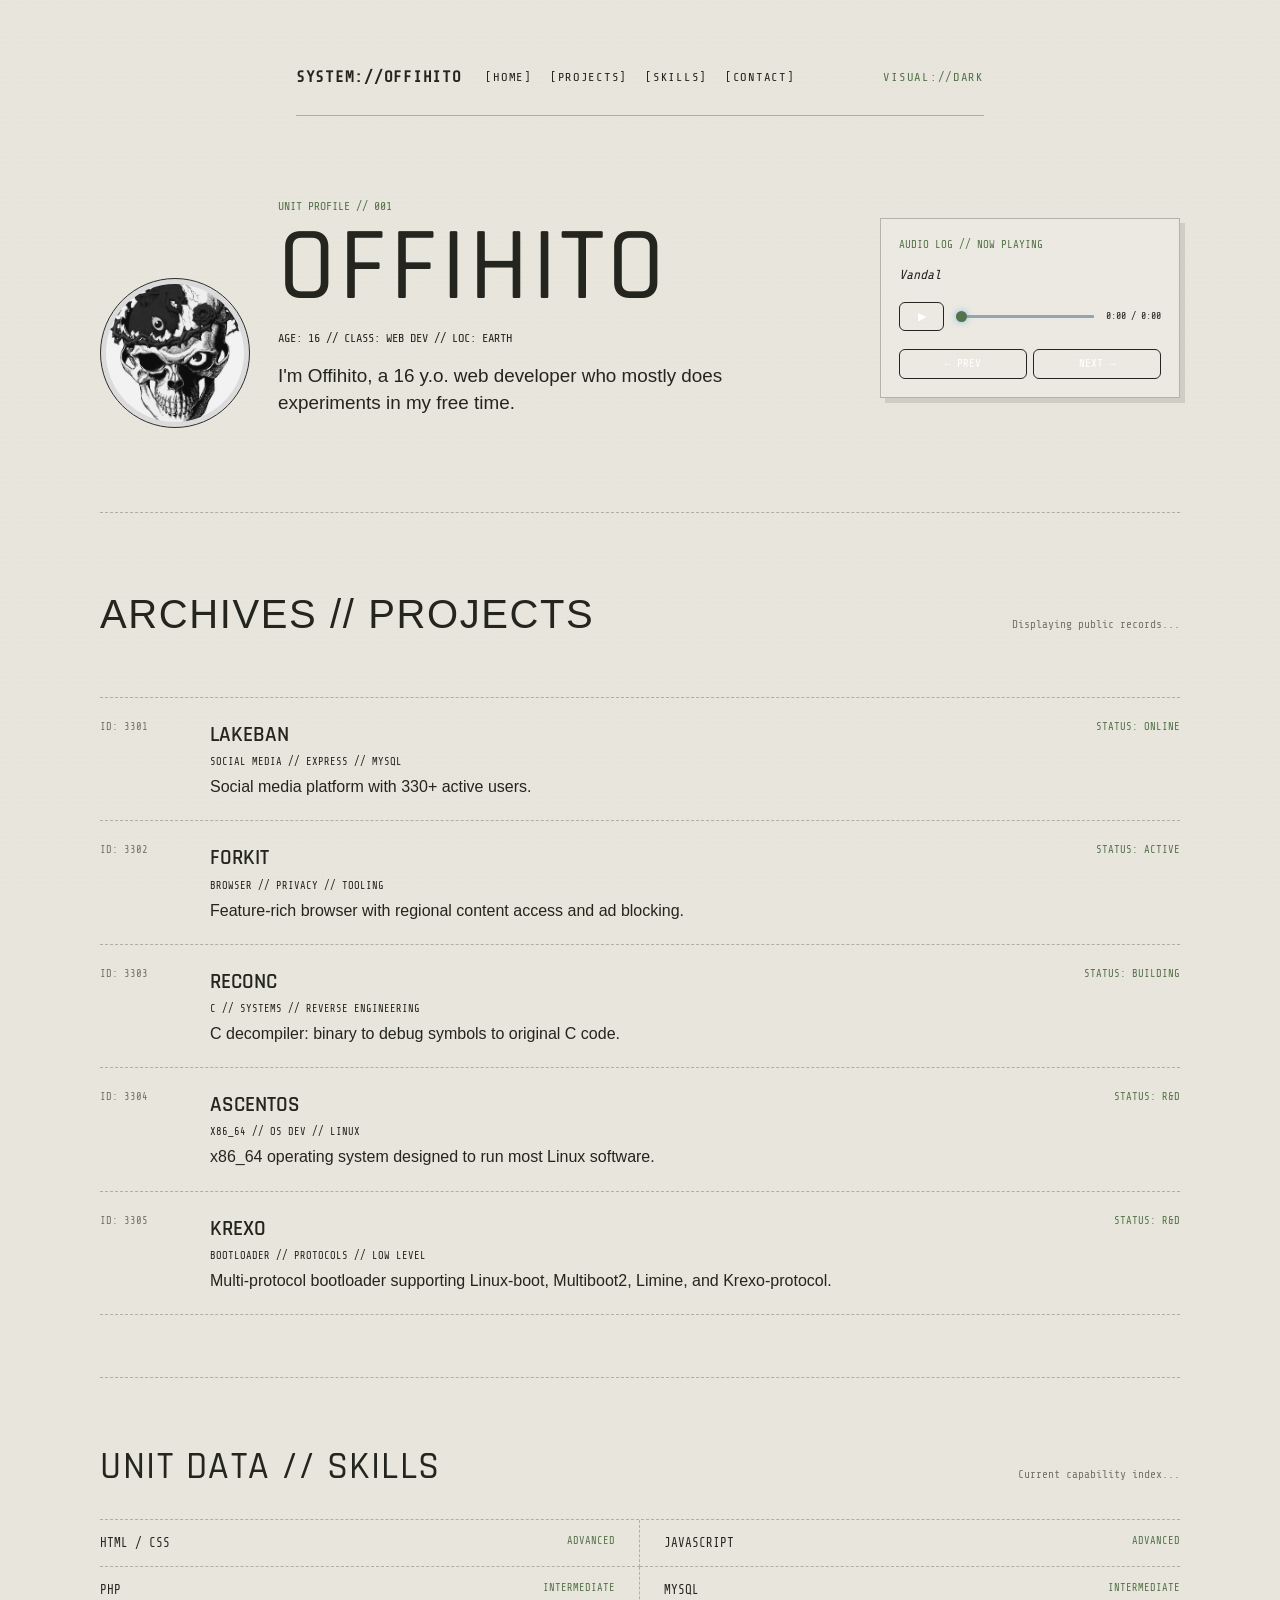
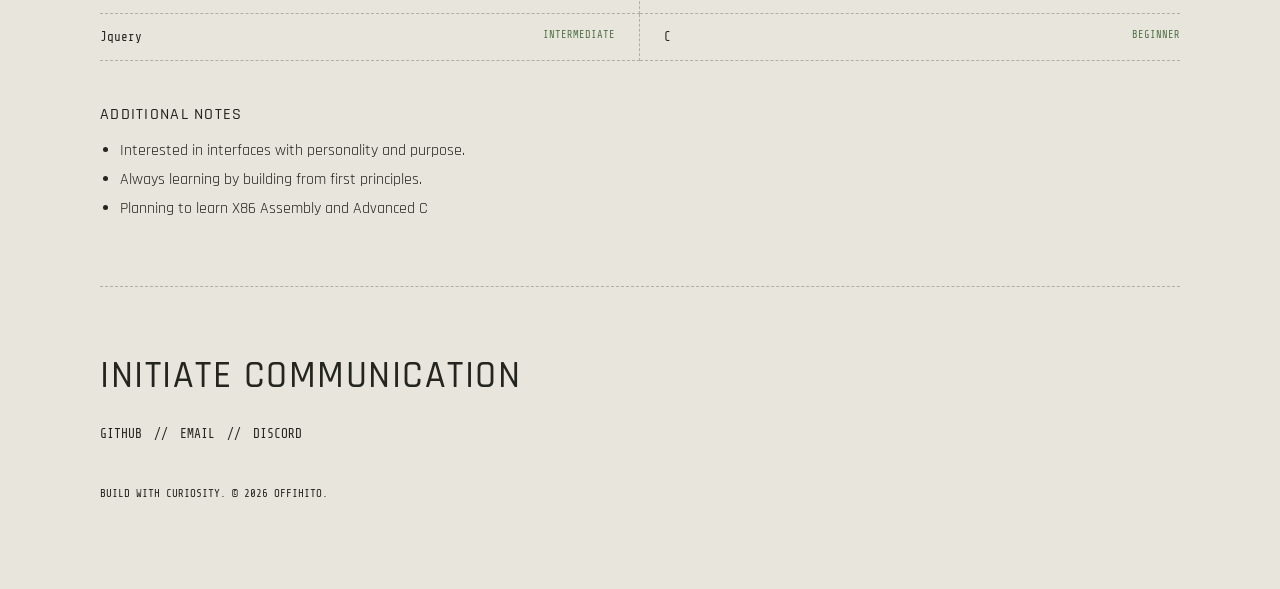
<file: index.html>
<!DOCTYPE html>
<html lang="en">
  <head>
  <meta charset="UTF-8">
  <meta name="viewport" content="width=device-width, initial-scale=1.0">
  <title>SYSTEM://OFFIHITO</title>
  <link rel="stylesheet" href="styles.css">
  <link rel="icon" type="image/webp" href="Offihito/Profile.webp">
  <link rel="preconnect" href="https://fonts.googleapis.com">
    <link rel="preconnect" href="https://fonts.gstatic.com" crossorigin>
    <link href="https://fonts.googleapis.com/css2?family=Rajdhani:wght@300;400;500;600;700&family=Share+Tech+Mono&display=swap" rel="stylesheet">
  </head>
  <body>
    <canvas id="visualizer" aria-hidden="true"></canvas>
    <div class="Main">
      <header class="Site-header">
        <a class="System-title" href="#home">SYSTEM://OFFIHITO</a>
        <nav class="Site-nav" aria-label="Main navigation">
          <a href="#home">[HOME]</a><a href="#projects">[PROJECTS]</a><a href="#skills">[SKILLS]</a><a href="#contact">[CONTACT]</a>
        </nav>
        <button class="Theme-toggle" type="button" aria-pressed="false">VISUAL://DARK</button>
      </header>
      <main class="Container">
        <section class="Profile-Section" id="home">
          <img class="Profile-picture" src="Offihito/Profile.webp" alt="Offihito">
          <div class="Profile-copy">
            <p class="Eyebrow">UNIT PROFILE // 001</p>
            <h1 class="Profile-Name">OFFIHITO</h1>
            <p class="Profile-meta">AGE: 16 // CLASS: WEB DEV // LOC: EARTH</p>
            <p class="About">I'm Offihito, a 16 y.o. web developer who mostly does experiments in my free time.</p>
          </div>
          <div class="Music-Player" aria-label="Music player">
            <p class="Music-Label">AUDIO LOG // NOW PLAYING</p>
            <p class="Music-Song-Title">Midnight Dreams</p>
            <div class="Music-Controls">
              <button class="Music-Play" type="button" aria-label="Play or pause">▶</button>
              <input type="range" class="Music-Progress" min="0" max="100" value="0" aria-label="Track progress">
              <p class="Music-Time">0:00 / 0:00</p>
              <div class="Music-Buttons"><button class="Music-Prev" type="button">← PREV</button><button class="Music-Next" type="button">NEXT →</button></div>
            </div>
            <audio class="Audio-Player"><source src="Offihito/music1.mp3" type="audio/mpeg">Your browser does not support the audio element.</audio>
          </div>
        </section>
        <section class="Projects-Section" id="projects">
          <div class="Section-heading"><h2>ARCHIVES // PROJECTS</h2><span>Displaying public records...</span></div>
          <div class="Project-list">
            <article class="Project-record"><span class="Project-id">ID: 3301</span><div><h3>LAKEBAN</h3><p class="Project-tags">SOCIAL MEDIA // EXPRESS // MYSQL</p><p>Social media platform with 330+ active users.</p></div><span class="Project-link">STATUS: ONLINE</span></article>
            <article class="Project-record"><span class="Project-id">ID: 3302</span><div><h3>FORKIT</h3><p class="Project-tags">BROWSER // PRIVACY // TOOLING</p><p>Feature-rich browser with regional content access and ad blocking.</p></div><span class="Project-link">STATUS: ACTIVE</span></article>
            <article class="Project-record"><span class="Project-id">ID: 3303</span><div><h3>RECONC</h3><p class="Project-tags">C // SYSTEMS // REVERSE ENGINEERING</p><p>C decompiler: binary to debug symbols to original C code.</p></div><span class="Project-link">STATUS: BUILDING</span></article>
            <article class="Project-record"><span class="Project-id">ID: 3304</span><div><h3>ASCENTOS</h3><p class="Project-tags">X86_64 // OS DEV // LINUX</p><p>x86_64 operating system designed to run most Linux software.</p></div><span class="Project-link">STATUS: R&amp;D</span></article>
            <article class="Project-record"><span class="Project-id">ID: 3305</span><div><h3>KREXO</h3><p class="Project-tags">BOOTLOADER // PROTOCOLS // LOW LEVEL</p><p>Multi-protocol bootloader supporting Linux-boot, Multiboot2, Limine, and Krexo-protocol.</p></div><span class="Project-link">STATUS: R&amp;D</span></article>
          </div>
        </section>
        <section class="Skills-section" id="skills">
          <div class="Section-heading"><h2>UNIT DATA // SKILLS</h2><span>Current capability index...</span></div>
          <div class="Skills-grid"><div class="Skill"><span>HTML / CSS</span><strong>ADVANCED</strong></div><div class="Skill"><span>JAVASCRIPT</span><strong>ADVANCED</strong></div><div class="Skill"><span>PHP</span><strong>INTERMEDIATE</strong></div><div class="Skill"><span>MYSQL</span><strong>INTERMEDIATE</strong></div><div class="Skill"><span>Jquery</span><strong>INTERMEDIATE</strong></div><div class="Skill"><span>C</span><strong>BEGINNER</strong></div></div>
          <h3 class="Notes-heading">ADDITIONAL NOTES</h3>
          <ul class="Notes-list"><li>Interested in interfaces with personality and purpose.</li><li>Always learning by building from first principles.</li><li>Planning to learn X86 Assembly and Advanced C</li></ul>
        </section>
        <section class="Contact-section" id="contact">
          <h2>INITIATE COMMUNICATION</h2>
          <div class="Social-links"><a href="https://github.com/Offihito">GITHUB</a><span>//</span><a href="mailto:offihito@gmail.com">EMAIL</a><span>//</span><a href="https://discordapp.com/users/1023499957665280022">DISCORD</a></div>
          <p class="Footer-note">BUILD WITH CURIOSITY. &copy; 2026 OFFIHITO.</p>
        </section>
      </main>
    </div>
    <script src="music-player.js"></script>
  </body>
</html>
</file>
<file: styles.css>
Body {
    background-image: url(Offihito/Mountain2.webp);
    background-size: cover;
    background-repeat: no-repeat;
    background-attachment: fixed;
    display: flex;
    flex-direction: column;
    align-items: center;
    justify-content: center;
    margin: 0;
    min-height: 100vh;
    padding: 40px 20px;
    background-color: #0a0a0a;
    position: relative;
    overflow-y: scroll;
    overflow-x: hidden;
    scrollbar-width: thin;
    scrollbar-color: #2196F3 rgba(33, 150, 243, 0.2);
}

Body::-webkit-scrollbar {
    width: 12px;
}

Body::-webkit-scrollbar-track {
    background: rgba(33, 150, 243, 0.1);
}

Body::-webkit-scrollbar-thumb {
    background: #2196F3;
    border-radius: 6px;
}

Body::-webkit-scrollbar-thumb:hover {
    background: #1976D2;
}

html {
    scrollbar-width: thin;
    scrollbar-color: #2196F3 rgba(33, 150, 243, 0.2);
}

html::-webkit-scrollbar {
    width: 12px;
}

html::-webkit-scrollbar-track {
    background: rgba(33, 150, 243, 0.1);
}

html::-webkit-scrollbar-thumb {
    background: #2196F3;
    border-radius: 6px;
}

html::-webkit-scrollbar-thumb:hover {
    background: #1976D2;
}

#visualizer {
    position: fixed;
    top: 0;
    left: 0;
    width: 100%;
    height: 100%;
    z-index: -1;
    opacity: 0.5;
    display: block;
}

.Main {
    position: relative;
    z-index: 100;
    display: flex;
    flex-direction: column;
    align-items: center;
    justify-content: center;
    width: 100%;
}

.Container {
    background-color: rgb(44, 44, 44, 0.5);
    width: 1000px;
    border-radius: 50px;
    min-height: auto;
    display: flex;
    flex-direction: column;
    align-items: flex-start;
    justify-content: flex-start;
    padding: 40px;
    position: relative;
    z-index: 100;
    transition: background-color 0.3s ease;
}

.Container.playing {
    background-color: rgb(44, 44, 44, 0.95);
}
.Profile-Section {
    display: flex;
    gap: 30px;
    align-items: flex-start;
    width: 100%;
    margin-bottom: 20px;
}
.Profile-picture {
   border-radius: 600px;
   height: 200px;
   width: 190px;
   margin-right: 0;
   margin-top: 90px;
   display: block;
   position: relative;
   flex-shrink: 0;
}
p {
    font-family: "Asimovian", sans-serif;
}
.Profile-Name {
    color: white;
    display: block;
   position: relative;
    margin-right: 0;
   margin-bottom: 20px;
   font-size: 60px;
}
.About {
    color: white;
   display: block;
   position: relative;
   margin-bottom: 20px;
   margin-right: 0;
   font-size: 20px;
   width: 100%;
}
.Projects {
    color: white;
   display: inline-block;
   position: absolute;
   margin-bottom: 100px;
   margin-right: 20px;
   font-size: 20px;
   width: 900px;
}
.Techstack {
    color: white;
    display: block;
   position: relative;
    margin-right: 0;
   margin-bottom: 10px;
   margin-top: 20px;
   font-size: 40px;
}
.Techstack2 {
    color: white;
    display: block;
   position: relative;
    margin-right: 0;
    margin-top: 0;
   font-size: 20px;
}
.Target {
    color: white;
    display: block;
   position: relative;
    margin-right: 0;
    margin-top: 10px;
   font-size: 20px;
}
.Social-links {
    width: 100%;
    height: auto;
   position: relative;
    margin-top: 30px;
    border-radius: 50px;
    display: flex;
    gap: 20px;
}

.Music-Player {
    width: 100%;
    max-width: 350px;
    margin-top: 90px;
    margin-left: 190px;
    padding: 20px;
    background-color: rgba(255, 255, 255, 0.05);
    border-radius: 15px;
    border: 1px solid rgba(255, 255, 255, 0.1);
}

.Music-Label {
    color: white;
    font-family: "Asimovian", sans-serif;
    font-size: 16px;
    margin: 0 0 12px 0;
    font-weight: 400;
}

.Audio-Player {
    display: none;
}


.Audio-Player::-webkit-media-controls-panel {
    background-color: rgba(0, 0, 0, 0.3);
    border-radius: 8px;
}

.Audio-Player::-webkit-media-controls-play-button {
    filter: brightness(1.2);
}

.Audio-Player::-webkit-media-controls-volume-slider {
    accent-color: #4CAF50;
}

.Music-Song-Title {
    color: white;
    font-family: "Asimovian", sans-serif;
    font-size: 14px;
    margin: 0 0 12px 0;
    font-weight: 400;
    font-style: italic;
}

.Music-Controls {
    display: flex;
    align-items: center;
    gap: 10px;
    width: 100%;
    flex-wrap: wrap;
}

.Music-Play {
    background-color: rgba(33, 150, 243, 0.3);
    border: 1px solid rgba(33, 150, 243, 0.6);
    color: white;
    padding: 8px 16px;
    border-radius: 6px;
    cursor: pointer;
    font-family: "Asimovian", sans-serif;
    font-size: 14px;
    font-weight: 400;
    transition: all 0.2s ease;
    min-width: 45px;
    text-align: center;
}

.Music-Progress {
    flex: 1;
    min-width: 100px;
    height: 6px;
    border-radius: 3px;
    background: linear-gradient(to right, #2196F3 0%, #2196F3 0%, rgba(33, 150, 243, 0.2) 0%, rgba(33, 150, 243, 0.2) 100%);
    outline: none;
    -webkit-appearance: none;
    appearance: none;
    cursor: pointer;
}

.Music-Progress::-webkit-slider-thumb {
    -webkit-appearance: none;
    appearance: none;
    width: 12px;
    height: 12px;
    border-radius: 50%;
    background: #2196F3;
    cursor: pointer;
    box-shadow: 0 0 6px rgba(33, 150, 243, 0.5);
}

.Music-Progress::-moz-range-thumb {
    width: 12px;
    height: 12px;
    border-radius: 50%;
    background: #2196F3;
    cursor: pointer;
    border: none;
    box-shadow: 0 0 6px rgba(33, 150, 243, 0.5);
}

.Music-Time {
    color: rgba(255, 255, 255, 0.7);
    font-family: "Asimovian", sans-serif;
    font-size: 12px;
    margin: 0;
    font-weight: 400;
    white-space: nowrap;
}

.Music-Buttons {
    display: flex;
    gap: 10px;
    width: 100%;
}

.Music-Prev,
.Music-Next {
    background-color: rgba(33, 150, 243, 0.2);
    border: 1px solid rgba(33, 150, 243, 0.5);
    color: white;
    padding: 8px 12px;
    border-radius: 6px;
    cursor: pointer;
    font-family: "Asimovian", sans-serif;
    font-size: 12px;
    font-weight: 400;
    transition: all 0.2s ease;
    flex: 1;
}

.Music-Play:hover,
.Music-Prev:hover,
.Music-Next:hover {
    background-color: rgba(33, 150, 243, 0.4);
    border-color: rgba(33, 150, 243, 0.8);
}

.Music-Play:active,
.Music-Prev:active,
.Music-Next:active {
    transform: scale(0.95);
}

.github-photo {
    width: 60px;
    height: 60px;
    margin-top: 0;
    margin-left: 0;
}
.discord-photo {
    width: 60px;
    height: 60px;
    margin-top: 0;
    margin-left: 0;
}

.Projects-Section {
    background-color: transparent;
    padding: 20px 0;
    margin-top: 10px;
    border-radius: 0;
    width: 100%;
}

.Projects-Section h2 {
    color: white;
    font-family: "Asimovian", sans-serif;
    font-size: 40px;
    font-weight: 400;
    text-align: left;
    margin: 0 0 30px 0;
}

.Projects-Table-Container {
    overflow-x: auto;
}

.Projects-Table {
    width: 100%;
    border-collapse: collapse;
    font-family: "Asimovian", sans-serif;
}

.Projects-Table thead {
    background-color: transparent;
    border-bottom: 2px solid rgba(255, 255, 255, 0.3);
}

.Projects-Table thead th {
    color: white;
    padding: 15px 10px;
    text-align: left;
    font-weight: 400;
    font-size: 18px;
}

.Projects-Table tbody tr {
    border-bottom: 1px solid rgba(255, 255, 255, 0.1);
    transition: background-color 0.2s ease;
}

.Projects-Table tbody tr:hover {
    background-color: rgba(255, 255, 255, 0.08);
}

.Projects-Table tbody td {
    color: white;
    padding: 15px 10px;
    font-size: 16px;
    line-height: 1.5;
}

.project-name {
    font-weight: 600;
}

@media (max-width: 1024px) {
    .Container {
        width: 90%;
        padding: 30px;
    }
    
    .Profile-Section {
        gap: 20px;
    }
    
    .Music-Player {
        max-width: 300px;
    }
    
    .Profile-Name {
        font-size: 50px;
    }
    
    .About, .Techstack2, .Target {
        font-size: 18px;
    }
    
    .Techstack {
        font-size: 36px;
    }
    
    .Projects-Section h2 {
        font-size: 36px;
    }
    
    .Projects-Table thead th {
        font-size: 16px;
        padding: 12px 8px;
    }
    
    .Projects-Table tbody td {
        font-size: 14px;
        padding: 12px 8px;
    }
}

@media (max-width: 768px) {
    Body {
        padding: 20px 15px;
    }
    
    .Container {
        width: 95%;
        padding: 25px;
        border-radius: 30px;
    }
    
    .Profile-Section {
        gap: 15px;
    }
    
    .Profile-picture {
        height: 150px;
        width: 140px;
        margin-top: 0;
    }
    
    .Music-Player {
        max-width: 100%;
        margin-top: 0;
        padding: 15px;
    }
    
    .Music-Label {
        font-size: 14px;
        margin-bottom: 10px;
    }
    
    .Audio-Player {
        height: 36px;
    }
    
    .Profile-Name {
        font-size: 40px;
        margin-bottom: 15px;
    }
    
    .About {
        font-size: 16px;
        margin-bottom: 15px;
    }
    
    .Techstack {
        font-size: 28px;
        margin-bottom: 10px;
        margin-top: 15px;
    }
    
    .Techstack2, .Target {
        font-size: 15px;
    }
    
    .Social-links {
        margin-top: 20px;
        gap: 15px;
    }
    
    .github-photo, .discord-photo {
        width: 50px;
        height: 50px;
    }
    
    .Projects-Section {
        padding: 15px 0;
        margin-top: 10px;
    }
    
    .Projects-Section h2 {
        font-size: 28px;
        margin-bottom: 20px;
    }
    
    .Projects-Table-Container {
        overflow-x: auto;
    }
    
    .Projects-Table thead th {
        font-size: 13px;
        padding: 10px 6px;
    }
    
    .Projects-Table tbody td {
        font-size: 12px;
        padding: 10px 6px;
    }
}

@media (max-width: 480px) {
    Body {
        padding: 15px 10px;
    }
    
    .Container {
        width: 100%;
        padding: 20px;
        border-radius: 20px;
    }
    
    .Profile-Section {
        flex-direction: column;
        gap: 15px;
        align-items: center;
    }
    
    .Profile-picture {
        height: 120px;
        width: 110px;
        margin-top: 0;
        margin-bottom: 0;
    }
    
    .Music-Player {
        max-width: 100%;
        width: 100%;
        padding: 12px;
        margin-top: 0;
        margin-bottom: 10px;
    }
    
    .Music-Label {
        font-size: 13px;
        margin-bottom: 8px;
    }
    
    .Audio-Player {
        height: 32px;
    }
    
    .Profile-Name {
        font-size: 32px;
        margin-bottom: 12px;
    }
    
    .About {
        font-size: 14px;
        margin-bottom: 12px;
    }
    
    .Techstack {
        font-size: 22px;
        margin-bottom: 8px;
        margin-top: 12px;
    }
    
    .Techstack2, .Target {
        font-size: 13px;
    }
    
    .Social-links {
        margin-top: 15px;
        gap: 12px;
    }
    
    .github-photo, .discord-photo {
        width: 45px;
        height: 45px;
    }
    
    .Projects-Section {
        padding: 12px 0;
        margin-top: 8px;
    }
    
    .Projects-Section h2 {
        font-size: 22px;
        margin-bottom: 15px;
    }
    
    .Projects-Table {
        font-size: 11px;
    }
    
    .Projects-Table thead th {
        font-size: 11px;
        padding: 8px 4px;
    }
    
    .Projects-Table tbody td {
        font-size: 10px;
        padding: 8px 4px;
    }
}

/* Clear visual properties inherited from the original card layout. */
.Container {
    width: 100%;
    min-height: 0;
    padding: 0;
    background: transparent;
    border-radius: 0;
    align-items: stretch;
}

.Container.playing {
    background: transparent;
}

.Container p,
.Container h1,
.Container h2,
.Container h3 {
    color: var(--ink);
}

.Container .Eyebrow,
.Container .Music-Label,
.Container .Project-link,
.Container .Skill strong {
    color: var(--signal);
}

.Container .Profile-Section {
    width: 100%;
    margin-bottom: 0;
}

.Container .Music-Player {
    width: 100%;
    max-width: none;
    margin: 0;
    border-radius: 0;
}

.Container .Social-links {
    width: auto;
    height: auto;
    margin-top: 22px;
    border-radius: 0;
}

.Container .Social-links a {
    color: var(--ink);
}

.Container .Social-links a:hover,
.Container .Social-links a:focus-visible {
    color: var(--signal);
}

.Profile-Name,
.About {
    color: var(--ink);
}

.Theme-toggle {
    justify-self: end;
    border: 0;
    padding: 0;
    background: transparent;
    color: var(--signal);
    font-family: "Share Tech Mono", monospace;
    font-size: 0.76rem;
    letter-spacing: 0.06em;
}
.Theme-toggle:hover,
.Theme-toggle:focus-visible {
    color: var(--ink);
}

#visualizer {
    opacity: 0;
    transition: opacity 220ms ease;
}

#visualizer.is-active {
    opacity: 0.42;
    filter: saturate(1.35) contrast(1.15);
}

body.dark-mode {
    --paper: #171916;
    --ink: #e7e5dc;
    --muted: #9da196;
    --line: rgba(231, 229, 220, 0.28);
    --signal: #a6c58f;
    --shadow: rgba(0, 0, 0, 0.35);
}
body.dark-mode::before {
    background-image: radial-gradient(
        rgba(231, 229, 220, 0.15) 0.7px,
        transparent 0.7px
    );
}

body.dark-mode .Music-Player {
    background: rgba(255, 255, 255, 0.04);
}

body.dark-mode .Profile-picture {
    background: var(--paper);
}

body.dark-mode .Music-Play:hover,
body.dark-mode .Music-Prev:hover,
body.dark-mode .Music-Next:hover {
    background: var(--ink);
    color: var(--paper);
}

/* SYSTEM://OFFIHITO visual layer */
:root {
    --paper: #e7e5dc;
    --ink: #24251f;
    --muted: #73746b;
    --line: rgba(36, 37, 31, 0.28);
    --signal: #55734a;
    --shadow: rgba(36, 37, 31, 0.12);
}

* {
    box-sizing: border-box;
}

html {
    scroll-behavior: smooth;
}

body {
    margin: 0;
    min-width: 320px;
    background: var(--paper);
    color: var(--ink);
    font-family: "Rajdhani", sans-serif;
    font-size: 16px;
    line-height: 1.45;
}

body::before {
    position: fixed;
    inset: 0;
    z-index: -1;
    pointer-events: none;
    background-image: radial-gradient(
        rgba(36, 37, 31, 0.12) 0.7px,
        transparent 0.7px
    );
    background-size: 5px 5px;
    content: "";
    opacity: 0.16;
}

#visualizer {
    position: fixed;
    inset: 0;
    z-index: -1;
    width: 100%;
    height: 100%;
    opacity: 0.035;
    mix-blend-mode: multiply;
}

.Main {
    width: min(100% - 32px, 1080px);
    margin: 0 auto;
}

.Site-header {
    display: grid;
    grid-template-columns: 1fr auto 1fr;
    align-items: center;
    gap: 24px;
    min-height: 76px;
    border-bottom: 1px solid var(--line);
    font-family: "Share Tech Mono", monospace;
    font-size: 0.76rem;
    letter-spacing: 0.06em;
}

a {
    color: inherit;
    text-decoration: none;
}

a:hover,
a:focus-visible {
    color: var(--signal);
}

.System-title {
    font-size: 1rem;
    font-weight: 600;
}

.Site-nav {
    display: flex;
    gap: 18px;
    justify-content: center;
}

.Visual-status {
    color: var(--signal);
    justify-self: end;
}

.Container {
    width: 100%;
}

.Profile-Section {
    display: grid;
    grid-template-columns: 150px 1fr 300px;
    gap: 28px;
    align-items: center;
    padding: 72px 0 84px;
    border-bottom: 1px dashed var(--line);
}

.Profile-picture {
    width: 150px;
    height: 150px;
    object-fit: cover;
    filter: grayscale(1) contrast(0.9);
    border: 1px solid var(--ink);
    padding: 5px;
    background: var(--paper);
}
.Eyebrow,
.Profile-meta,
.Project-tags,
.Project-id,
.Project-link,
.Music-Label,
.Music-Song-Title,
.Music-Time,
.Visual-status {
    font-family: "Share Tech Mono", monospace;
}

.Eyebrow {
    margin: 0 0 8px;
    color: var(--signal);
    font-size: 0.72rem;
}

.Profile-Name {
    margin: 0;
    font-size: clamp(3.4rem, 9vw, 6.5rem);
    font-weight: 500;
    line-height: 0.85;
    letter-spacing: 0.03em;
}

.Profile-meta {
    margin: 18px 0 14px;
    color: var(--muted);
    font-size: 0.75rem;
}

.About {
    max-width: 510px;
    margin: 0;
    font-size: 1.18rem;
}

.Music-Player {
    border: 1px solid var(--line);
    padding: 18px;
    background: rgba(255, 255, 255, 0.16);
    box-shadow: 5px 5px 0 var(--shadow);
}

.Music-Label {
    margin: 0 0 12px;
    color: var(--signal);
    font-size: 0.68rem;
}

.Music-Song-Title {
    margin: 0 0 18px;
    font-size: 0.82rem;
}

.Music-Controls {
    display: flex;
    flex-wrap: wrap;
    align-items: center;
    gap: 10px;
}

button {
    color: inherit;
    font: inherit;
    cursor: pointer;
}

.Music-Play,
.Music-Prev,
.Music-Next {
    border: 1px solid var(--ink);
    padding: 6px 9px;
    background: transparent;
    font-family: "Share Tech Mono", monospace;
    font-size: 0.68rem;
}

.Music-Play:hover,
.Music-Prev:hover,
.Music-Next:hover {
    background: var(--ink);
    color: var(--paper);
}

.Music-Progress {
    flex: 1;
    min-width: 90px;
    height: 3px;
    accent-color: var(--signal);
    cursor: pointer;
}

.Music-Progress::-webkit-slider-runnable-track {
    height: 3px;
    background: var(--line);
}

.Music-Progress::-webkit-slider-thumb {
    width: 11px;
    height: 11px;
    margin-top: -4px;
    border: 0;
    border-radius: 50%;
    background: var(--signal);
    -webkit-appearance: none;
}

.Music-Progress::-moz-range-track {
    height: 3px;
    background: var(--line);
}

.Music-Progress::-moz-range-thumb {
    width: 11px;
    height: 11px;
    border: 0;
    border-radius: 50%;
    background: var(--signal);
}

.Music-Time {
    margin: 0;
    color: var(--muted);
    font-size: 0.62rem;
    white-space: nowrap;
}

.Music-Buttons {
    display: flex;
    gap: 6px;
    width: 100%;
    margin-top: 8px;
}

.Music-Prev,
.Music-Next {
    flex: 1;
}

.Audio-Player {
    display: none;
}

.Projects-Section,
.Skills-section,
.Contact-section {
    padding: 62px 0;
    border-bottom: 1px dashed var(--line);
}

.Section-heading {
    display: flex;
    align-items: baseline;
    justify-content: space-between;
    gap: 20px;
    margin-bottom: 24px;
}

h2 {
    margin: 0;
    font-size: clamp(1.55rem, 4vw, 2.35rem);
    font-weight: 500;
    letter-spacing: 0.04em;
}

.Section-heading span {
    color: var(--muted);
    font-family: "Share Tech Mono", monospace;
    font-size: 0.7rem;
}
.Project-record { display: grid; grid-template-columns: 90px 1fr 140px; gap: 20px; align-items: start; padding: 22px 0; border-top: 1px dashed var(--line); }
.Project-record:last-child { border-bottom: 1px dashed var(--line); }
.Project-record h3 { margin: 0 0 5px; font-size: 1.3rem; font-weight: 600; }
.Project-record p { margin: 5px 0 0; }
.Project-id, .Project-link { color: var(--muted); font-size: 0.66rem; }
.Project-link { color: var(--signal); text-align: right; }
.Project-tags { color: var(--muted); font-size: 0.65rem; }
.Skills-grid { display: grid; grid-template-columns: repeat(2, 1fr); border-top: 1px dashed var(--line); }
.Skill { display: flex; justify-content: space-between; gap: 15px; padding: 14px 0; border-bottom: 1px dashed var(--line); font-family: "Share Tech Mono", monospace; font-size: 0.78rem; }
.Skill:nth-child(odd) {
    padding-right: 24px;
    border-right: 1px dashed var(--line);
}

.Skill:nth-child(even) {
    padding-left: 24px;
}

.Skill strong {
    color: var(--signal);
    font-weight: 400;
    font-size: 0.65rem;
}

.Notes-heading {
    margin: 42px 0 10px;
    font-size: 1rem;
    font-weight: 500;
    letter-spacing: 0.08em;
}

.Notes-list {
    max-width: 680px;
    margin: 0;
    padding-left: 20px;
}

.Notes-list li {
    padding: 3px 0;
}

.Contact-section {
    border-bottom: 0;
    padding-bottom: 48px;
}

.Social-links {
    display: flex;
    gap: 12px;
    margin-top: 22px;
    font-family: "Share Tech Mono", monospace;
    font-size: 0.8rem;
}

.Footer-note {
    margin: 42px 0 0;
    color: var(--muted);
    font-family: "Share Tech Mono", monospace;
    font-size: 0.68rem;
}
@media (max-width: 760px) {
    .Site-header { grid-template-columns: 1fr auto; gap: 10px; padding: 18px 0 0; }
    .Site-nav { grid-column: 1 / -1; grid-row: 2; justify-content: flex-start; flex-wrap: wrap; padding-bottom: 14px; }
    .Visual-status { font-size: 0.65rem; }
    .Profile-Section { grid-template-columns: 100px 1fr; gap: 18px; padding: 48px 0 58px; }
    .Profile-picture { width: 100px; height: 100px; }
    .Profile-copy { grid-column: 1 / -1; grid-row: 2; }
    .Music-Player { grid-column: 1 / -1; }
    .Project-record { grid-template-columns: 1fr auto; gap: 8px 15px; }
    .Project-record > div { grid-column: 1 / -1; grid-row: 2; }
    .Project-link { text-align: right; }
}
@media (max-width: 480px) {
    .Main { width: min(100% - 24px, 1080px); }
    .Site-nav { gap: 12px; font-size: 0.66rem; }
    .Profile-Section { grid-template-columns: 1fr; }
    .Profile-picture { width: 120px; height: 120px; }
    .Profile-copy, .Music-Player { grid-column: auto; }
    .Profile-copy { grid-row: auto; }
    .Music-Player { width: 100%; }
    .Section-heading { display: block; }
    .Section-heading span { display: block; margin-top: 8px; }
    .Skill { font-size: 0.68rem; }
    .Skill:nth-child(odd) { padding-right: 10px; }
    .Skill:nth-child(even) { padding-left: 10px; }
}

#visualizer {
    opacity: 0;
    transition: opacity 220ms ease;
}

#visualizer.is-active {
    opacity: 0.42;
    filter: saturate(1.35) contrast(1.15);
}
</file>
